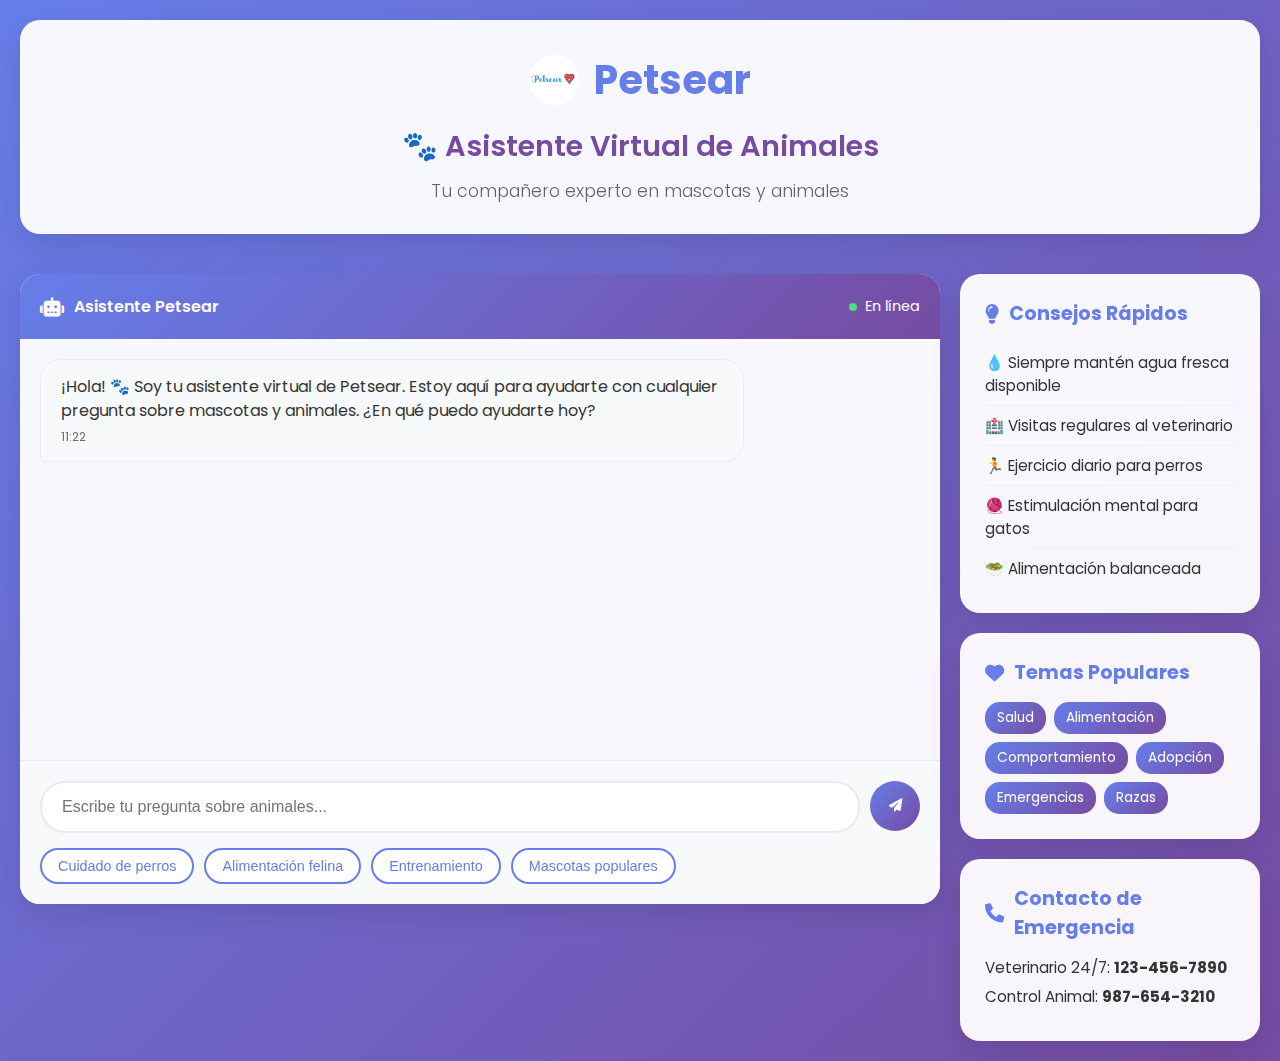
<file: chatbot-animales.html>
<!DOCTYPE html>
<html lang="es">
<head>
    <meta charset="UTF-8">
    <meta name="viewport" content="width=device-width, initial-scale=1.0">
    <title>🐾 Petsear - Asistente Virtual de Animales</title>
    <link rel="stylesheet" href="css/estilochatbot.css">
    <link href="https://fonts.googleapis.com/css2?family=Poppins:wght@300;400;500;600;700&display=swap" rel="stylesheet">
    <link rel="stylesheet" href="https://cdnjs.cloudflare.com/ajax/libs/font-awesome/6.0.0/css/all.min.css">
</head>
<body>
    <div class="container">
        <!-- Header -->
        <header class="header">
            <div class="logo">
                <img src="imagenes/Logo.jpg" alt="Petsear Logo" class="logo-img">
                <h1>Petsear</h1>
            </div>
            <h2>🐾 Asistente Virtual de Animales</h2>
            <p>Tu compañero experto en mascotas y animales</p>
        </header>

        <!-- Chat Container -->
        <div class="chat-container">
            <div class="chat-header">
                <div class="chat-info">
                    <i class="fas fa-robot"></i>
                    <span>Asistente Petsear</span>
                </div>
                <div class="chat-status">
                    <span class="status-dot"></span>
                    En línea
                </div>
            </div>

            <div class="chat-messages" id="chatMessages">
                <!-- Mensajes se agregarán dinámicamente -->
            </div>

            <div class="chat-input-container">
                <div class="input-wrapper">
                    <input type="text" id="messageInput" placeholder="Escribe tu pregunta sobre animales..." maxlength="500">
                    <button id="sendButton" class="send-btn">
                        <i class="fas fa-paper-plane"></i>
                    </button>
                </div>
                <div class="quick-questions">
                    <button class="quick-btn" onclick="askQuestion('¿Cómo cuidar a un perro?')">Cuidado de perros</button>
                    <button class="quick-btn" onclick="askQuestion('¿Qué comen los gatos?')">Alimentación felina</button>
                    <button class="quick-btn" onclick="askQuestion('¿Cómo entrenar a mi mascota?')">Entrenamiento</button>
                    <button class="quick-btn" onclick="askQuestion('¿Cuáles son las mascotas más populares?')">Mascotas populares</button>
                </div>
            </div>
        </div>

        <!-- Sidebar con información -->
        <div class="sidebar">
            <div class="sidebar-section">
                <h3><i class="fas fa-lightbulb"></i> Consejos Rápidos</h3>
                <ul class="tips-list">
                    <li>💧 Siempre mantén agua fresca disponible</li>
                    <li>🏥 Visitas regulares al veterinario</li>
                    <li>🏃 Ejercicio diario para perros</li>
                    <li>🧶 Estimulación mental para gatos</li>
                    <li>🥗 Alimentación balanceada</li>
                </ul>
            </div>

            <div class="sidebar-section">
                <h3><i class="fas fa-heart"></i> Temas Populares</h3>
                <div class="popular-topics">
                    <span class="topic-tag">Salud</span>
                    <span class="topic-tag">Alimentación</span>
                    <span class="topic-tag">Comportamiento</span>
                    <span class="topic-tag">Adopción</span>
                    <span class="topic-tag">Emergencias</span>
                    <span class="topic-tag">Razas</span>
                </div>
            </div>

            <div class="sidebar-section">
                <h3><i class="fas fa-phone"></i> Contacto de Emergencia</h3>
                <p>Veterinario 24/7: <strong>123-456-7890</strong></p>
                <p>Control Animal: <strong>987-654-3210</strong></p>
            </div>
        </div>
    </div>

    <!-- Loading indicator -->
    <div class="loading-indicator" id="loadingIndicator">
        <div class="loading-dots">
            <span></span>
            <span></span>
            <span></span>
        </div>
        <p>Asistente escribiendo...</p>
    </div>

    <script src="js/chatbot-animales.js"></script>
</body>
</html>
</file>
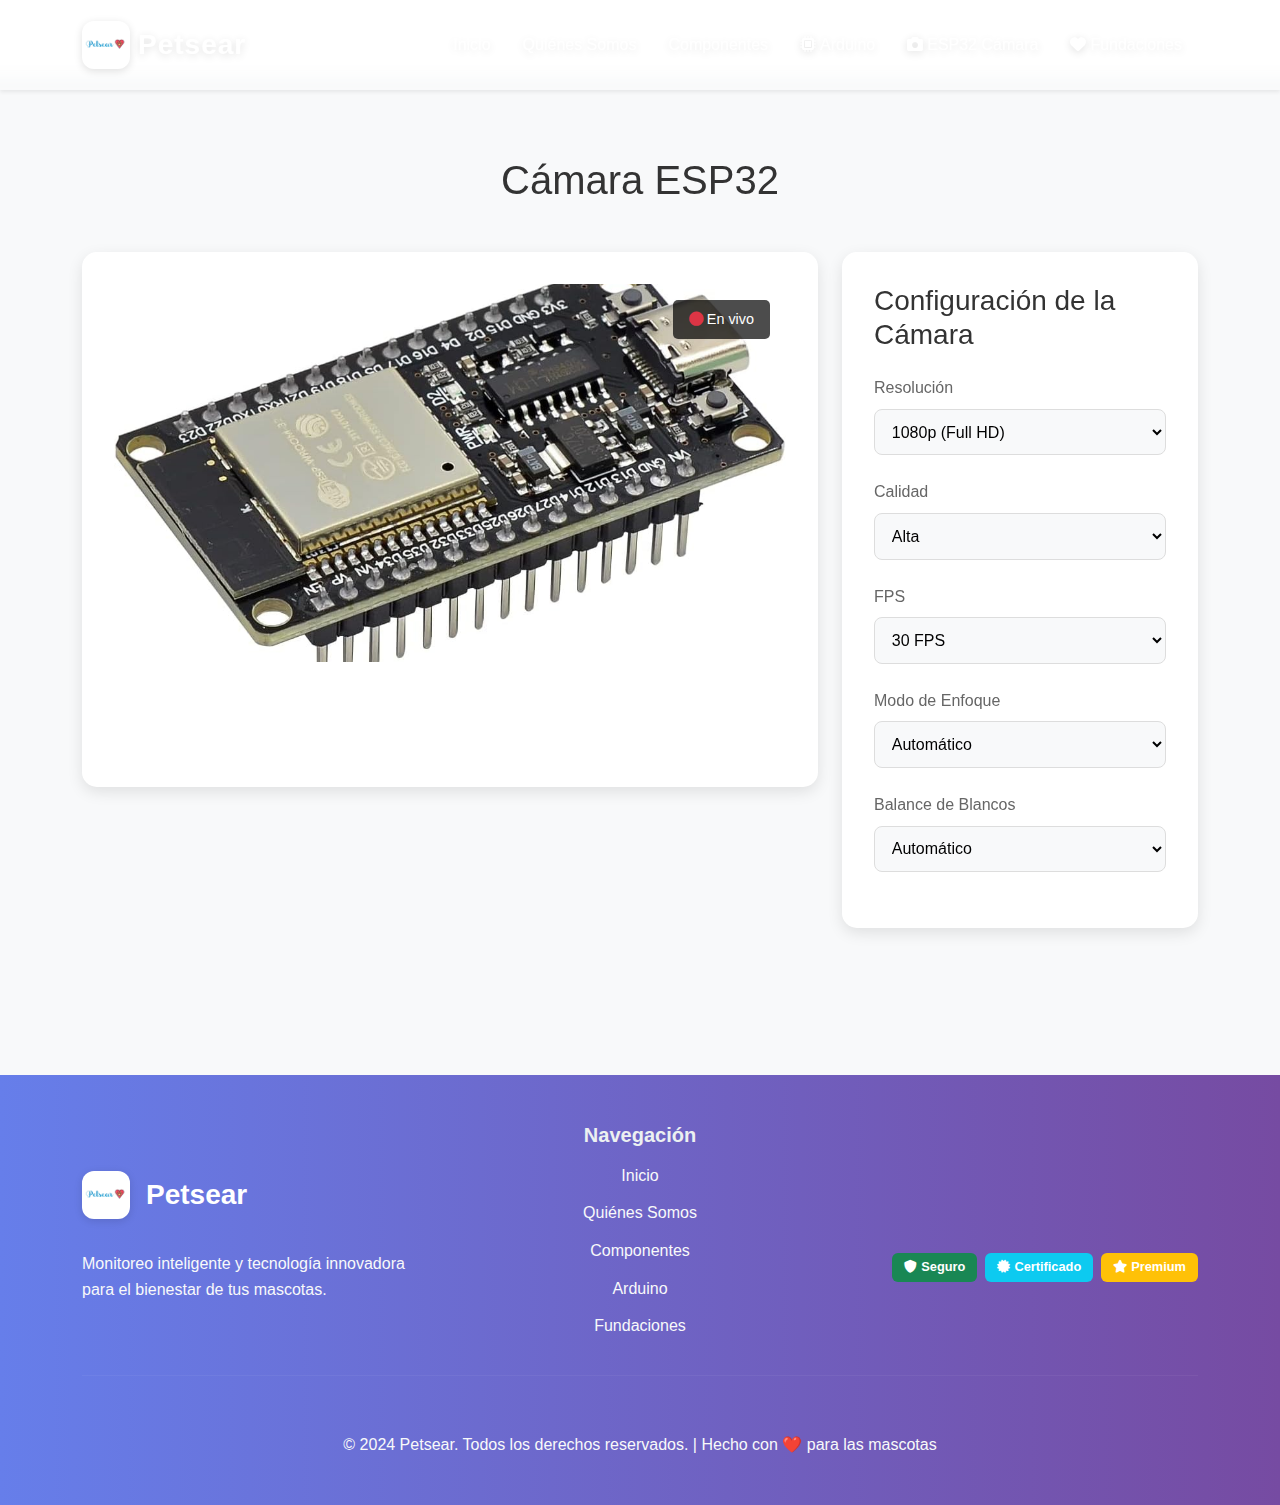
<file: esp32-camera.html>
<!DOCTYPE html>
<html lang="es">
<head>
    <meta charset="UTF-8">
    <meta name="viewport" content="width=device-width, initial-scale=1.0">
    <title>Cámara ESP32 - Petsear</title>
    <link href="https://cdn.jsdelivr.net/npm/bootstrap@5.1.3/dist/css/bootstrap.min.css" rel="stylesheet">
    <link rel="stylesheet" href="https://cdnjs.cloudflare.com/ajax/libs/font-awesome/6.0.0/css/all.min.css">
    <link href="https://unpkg.com/aos@2.3.1/dist/aos.css" rel="stylesheet">
    <link rel="stylesheet" href="css/estilodepaginainfor.css">
    <style>
        .camera-section {
            padding: 5rem 0;
            background: #f8f9fa;
            margin-top: 76px; /* Add margin for fixed navbar */
        }

        .stream-container {
            background: #fff;
            padding: 2rem;
            border-radius: 15px;
            box-shadow: 0 5px 15px rgba(0,0,0,0.1);
            margin-bottom: 2rem;
        }

        .camera-feed {
            width: 100%;
            aspect-ratio: 16/9;
            background: #000;
            border-radius: 10px;
            overflow: hidden;
            position: relative;
        }

        .camera-feed img {
            width: 100%;
            height: 100%;
            object-fit: cover;
        }

        .camera-overlay {
            position: absolute;
            top: 1rem;
            right: 1rem;
            background: rgba(0,0,0,0.7);
            color: #fff;
            padding: 0.5rem 1rem;
            border-radius: 5px;
            font-size: 0.9rem;
        }

        .camera-controls {
            display: flex;
            gap: 1rem;
            margin-top: 1rem;
        }

        .control-button {
            flex: 1;
            padding: 0.8rem;
            border: none;
            border-radius: 8px;
            background: var(--primary-color);
            color: #fff;
            cursor: pointer;
            transition: all 0.3s ease;
            display: flex;
            align-items: center;
            justify-content: center;
            gap: 0.5rem;
        }

        .control-button:hover {
            background: darken(var(--primary-color), 10%);
            transform: translateY(-2px);
        }

        .control-button.active {
            background: #dc3545;
        }

        .camera-settings {
            background: #fff;
            padding: 2rem;
            border-radius: 15px;
            box-shadow: 0 5px 15px rgba(0,0,0,0.1);
        }

        .setting-group {
            margin-bottom: 1.5rem;
        }

        .setting-group label {
            display: block;
            margin-bottom: 0.5rem;
            color: #666;
        }

        .setting-group select {
            width: 100%;
            padding: 0.8rem;
            border: 1px solid #ddd;
            border-radius: 8px;
            background: #f8f9fa;
        }

        .recording-indicator {
            display: none;
            align-items: center;
            gap: 0.5rem;
            color: #dc3545;
            margin-top: 1rem;
        }

        .recording-indicator.active {
            display: flex;
        }

        .recording-dot {
            width: 10px;
            height: 10px;
            background: #dc3545;
            border-radius: 50%;
            animation: blink 1s infinite;
        }

        @keyframes blink {
            0% { opacity: 1; }
            50% { opacity: 0; }
            100% { opacity: 1; }
        }

        .snapshot-gallery {
            display: grid;
            grid-template-columns: repeat(auto-fill, minmax(200px, 1fr));
            gap: 1rem;
            margin-top: 2rem;
        }

        .snapshot-item {
            position: relative;
            border-radius: 8px;
            overflow: hidden;
        }

        .snapshot-item img {
            width: 100%;
            aspect-ratio: 4/3;
            object-fit: cover;
        }

        .snapshot-info {
            position: absolute;
            bottom: 0;
            left: 0;
            right: 0;
            background: rgba(0,0,0,0.7);
            color: #fff;
            padding: 0.5rem;
            font-size: 0.8rem;
        }

        .navbar-blur {
            box-shadow: 0 2px 8px rgba(102,126,234,0.08);
            transition: background 0.3s, backdrop-filter 0.3s;
        }
        .navbar-blur.navbar-transparent {
            background: transparent !important;
            backdrop-filter: blur(8px);
        }
        .navbar-blur.navbar-colored {
            background: linear-gradient(90deg, #667eea 0%, #764ba2 100%) !important;
            backdrop-filter: blur(8px);
        }
        .navbar-blur .navbar-nav .nav-link,
        .navbar-blur .navbar-brand,
        .navbar-blur .navbar-toggler,
        .navbar-blur .navbar-toggler-icon {
            color: #fff !important;
            text-shadow: 0 2px 8px rgba(0,0,0,0.12);
        }
    </style>
</head>
<body>
    <!-- Navbar -->
    <nav class="navbar navbar-expand-lg navbar-dark fixed-top shadow-sm bg-gradient navbar-blur" style="background: transparent; transition: background 0.3s, backdrop-filter 0.3s; backdrop-filter: blur(8px);">
        <div class="container">
            <a class="navbar-brand d-flex align-items-center gap-2" href="Pagina con infor.html">
                <img src="imagenes/Logoremo.png" alt="Logo Petsear" style="height: 48px; width: 48px; border-radius: 12px; box-shadow: 0 2px 8px rgba(0,0,0,0.12); background: #fff; padding: 2px;">
                <span class="fw-bold fs-3" style="letter-spacing: 1px;">Petsear</span>
            </a>
            <button class="navbar-toggler" type="button" data-bs-toggle="collapse" data-bs-target="#navbarNav">
                <span class="navbar-toggler-icon"></span>
            </button>
            <div class="collapse navbar-collapse" id="navbarNav">
                <ul class="navbar-nav ms-auto">
                    <li class="nav-item">
                        <a class="nav-link" href="Pagina con infor.html">Inicio</a>
                    </li>
                    <li class="nav-item">
                        <a class="nav-link" href="Pagina con infor.html#quienes-somos">Quiénes Somos</a>
                    </li>
                    <li class="nav-item">
                        <a class="nav-link" href="Pagina con infor.html#componentes">Componentes</a>
                    </li>
                    <li class="nav-item">
                        <a class="nav-link" href="arduino-prototype.html">
                            <i class="fas fa-microchip me-1"></i>Arduino
                        </a>
                    </li>
                    <li class="nav-item">
                        <a class="nav-link active" href="esp32-camera.html">
                            <i class="fas fa-camera me-1"></i>ESP32 Cámara
                        </a>
                    </li>
                    <li class="nav-item">
                        <a class="nav-link" href="fundaciones-panama.html">
                            <i class="fas fa-heart me-1"></i>Fundaciones
                        </a>
                    </li>
                </ul>
            </div>
        </div>
    </nav>

    <!-- Camera Section -->
    <section class="camera-section">
        <div class="container">
            <h1 class="text-center mb-5" data-aos="fade-up">Cámara ESP32</h1>

            <div class="row">
                <div class="col-lg-8">
                    <!-- Stream Container -->
                    <div class="stream-container" data-aos="fade-up">
                        <div class="camera-feed" id="cameraFeedContainer">
                            <!-- Aquí irá el stream de la cámara real -->
                            <video id="cameraStream" autoplay playsinline muted style="width:100%;height:100%;object-fit:cover;display:none;"></video>
                            <img src="imagenes/esp32.jpg" alt="Cámara en vivo" id="cameraFeed" style="width:100%;height:100%;object-fit:cover;">
                            <div class="camera-overlay">
                                <i class="fas fa-circle text-danger"></i> En vivo
                            </div>
                        </div>
                        <div class="camera-controls">
                            <button class="control-button" id="startStream">
                                <i class="fas fa-play"></i> Iniciar
                            </button>
                            <button class="control-button" id="takeSnapshot">
                                <i class="fas fa-camera"></i> Captura
                            </button>
                            <button class="control-button" id="startRecording">
                                <i class="fas fa-video"></i> Grabar
                            </button>
                            <button class="control-button" id="toggleNightMode">
                                <i class="fas fa-moon"></i> Modo Nocturno
                            </button>
                        </div>
                        <div class="recording-indicator" id="recordingIndicator">
                            <div class="recording-dot"></div>
                            <span>Grabando...</span>
                        </div>
                    </div>

                    <!-- Snapshot Gallery -->
                    <div class="snapshot-gallery" data-aos="fade-up">
                        <div class="snapshot-item">
                            <img src="imagenes/perroacostado.jpg" alt="Captura 1">
                            <div class="snapshot-info">
                                12:30 PM - 15/03/2024
                            </div>
                        </div>
                        <div class="snapshot-item">
                            <img src="imagenes/dogcats.jpg" alt="Captura 2">
                            <div class="snapshot-info">
                                12:45 PM - 15/03/2024
                            </div>
                        </div>
                        <div class="snapshot-item">
                            <img src="imagenes/chicalindacats.jpg" alt="Captura 3">
                            <div class="snapshot-info">
                                01:00 PM - 15/03/2024
                            </div>
                        </div>
                    </div>
                </div>

                <div class="col-lg-4">
                    <!-- Camera Settings -->
                    <div class="camera-settings" data-aos="fade-up">
                        <h3 class="mb-4">Configuración de la Cámara</h3>
                        
                        <div class="setting-group">
                            <label>Resolución</label>
                            <select id="resolution">
                                <option value="1080p">1080p (Full HD)</option>
                                <option value="720p">720p (HD)</option>
                                <option value="480p">480p (SD)</option>
                            </select>
                        </div>

                        <div class="setting-group">
                            <label>Calidad</label>
                            <select id="quality">
                                <option value="high">Alta</option>
                                <option value="medium">Media</option>
                                <option value="low">Baja</option>
                            </select>
                        </div>

                        <div class="setting-group">
                            <label>FPS</label>
                            <select id="fps">
                                <option value="30">30 FPS</option>
                                <option value="24">24 FPS</option>
                                <option value="15">15 FPS</option>
                            </select>
                        </div>

                        <div class="setting-group">
                            <label>Modo de Enfoque</label>
                            <select id="focusMode">
                                <option value="auto">Automático</option>
                                <option value="manual">Manual</option>
                                <option value="continuous">Continuo</option>
                            </select>
                        </div>

                        <div class="setting-group">
                            <label>Balance de Blancos</label>
                            <select id="whiteBalance">
                                <option value="auto">Automático</option>
                                <option value="sunny">Soleado</option>
                                <option value="cloudy">Nublado</option>
                                <option value="night">Nocturno</option>
                            </select>
                        </div>
                    </div>
                </div>
            </div>
        </div>
    </section>

    <!-- Footer -->
    <footer class="footer-modern py-5" style="background: linear-gradient(90deg, #667eea 0%, #764ba2 100%); color: #fff;">
        <div class="container">
            <div class="row g-4 align-items-center">
                <div class="col-lg-4 col-md-6 text-center text-lg-start mb-4 mb-lg-0">
                    <div class="footer-brand d-flex align-items-center justify-content-center justify-content-lg-start gap-3">
                        <img src="imagenes/Logoremo.png" alt="Petsear Logo" class="footer-logo" style="height: 48px; width: 48px; border-radius: 12px; background: #fff; padding: 2px; box-shadow: 0 2px 8px rgba(0,0,0,0.12);">
                        <h3 class="fw-bold mb-0">Petsear</h3>
                    </div>
                    <p class="text-light mt-3 mb-0">
                        Monitoreo inteligente y tecnología innovadora para el bienestar de tus mascotas.
                    </p>
                </div>
                <div class="col-lg-4 col-md-6 text-center mb-4 mb-lg-0">
                    <div class="footer-section">
                        <h5 class="fw-bold mb-3">Navegación</h5>
                        <ul class="footer-links list-unstyled mb-0">
                            <li><a href="Pagina con infor.html" class="text-light">Inicio</a></li>
                            <li><a href="Pagina con infor.html#quienes-somos" class="text-light">Quiénes Somos</a></li>
                            <li><a href="Pagina con infor.html#componentes" class="text-light">Componentes</a></li>
                            <li><a href="arduino-prototype.html" class="text-light">Arduino</a></li>
                            <li><a href="fundaciones-panama.html" class="text-light">Fundaciones</a></li>
                        </ul>
                    </div>
                </div>
                <div class="col-lg-4 col-md-12 text-center text-lg-end">
                    <div class="social-links-footer d-flex justify-content-center justify-content-lg-end gap-3 mb-3" data-aos="fade-left">
                        <a href="#" class="social-link-footer" title="Facebook"><i class="fab fa-facebook-f fa-lg"></i></a>
                        <a href="#" class="social-link-footer" title="Twitter"><i class="fab fa-twitter fa-lg"></i></a>
                        <a href="#" class="social-link-footer" title="Instagram"><i class="fab fa-instagram fa-lg"></i></a>
                        <a href="#" class="social-link-footer" title="LinkedIn"><i class="fab fa-linkedin-in fa-lg"></i></a>
                        <a href="#" class="social-link-footer" title="YouTube"><i class="fab fa-youtube fa-lg"></i></a>
                    </div>
                    <div class="footer-badges d-flex justify-content-center justify-content-lg-end gap-2">
                        <span class="badge bg-success"><i class="fas fa-shield-alt me-1"></i>Seguro</span>
                        <span class="badge bg-info"><i class="fas fa-certificate me-1"></i>Certificado</span>
                        <span class="badge bg-warning"><i class="fas fa-star me-1"></i>Premium</span>
                    </div>
                </div>
            </div>
            <hr class="footer-divider my-4" style="border-color: rgba(255,255,255,0.2);">
            <div class="footer-bottom text-center">
                <p class="mb-0 text-light">&copy; 2024 Petsear. Todos los derechos reservados. | Hecho con <span style="color: #ffb6b6;">❤️</span> para las mascotas</p>
            </div>
        </div>
    </footer>
    <button class="back-to-top-modern" id="backToTop" style="position: fixed; bottom: 32px; right: 32px; z-index: 999; background: linear-gradient(135deg, #667eea 0%, #764ba2 100%); color: #fff; border: none; border-radius: 50%; width: 48px; height: 48px; display: flex; align-items: center; justify-content: center; box-shadow: 0 4px 16px rgba(102,126,234,0.2); font-size: 1.5rem; cursor: pointer; display: none;"><i class="fas fa-arrow-up"></i></button>

    <!-- Scripts -->
    <script src="https://cdn.jsdelivr.net/npm/bootstrap@5.1.3/dist/js/bootstrap.bundle.min.js"></script>
    <script src="https://unpkg.com/aos@2.3.1/dist/aos.js"></script>
    <script>
        // Initialize AOS
        AOS.init({
            duration: 1000,
            once: true
        });
        // Navbar background on scroll
        function updateNavbarColor() {
            const navbar = document.querySelector('.navbar-blur');
            if (!navbar) return;
            if (window.scrollY > 60) {
                navbar.classList.add('navbar-colored');
                navbar.classList.remove('navbar-transparent');
            } else {
                navbar.classList.add('navbar-transparent');
                navbar.classList.remove('navbar-colored');
            }
        }
        window.addEventListener('scroll', updateNavbarColor);
        document.addEventListener('DOMContentLoaded', updateNavbarColor);
        // Back to Top button
        const backToTop = document.getElementById('backToTop');
        window.addEventListener('scroll', function() {
            if (window.scrollY > 200) {
                backToTop.style.display = 'flex';
            } else {
                backToTop.style.display = 'none';
            }
        });
        backToTop.addEventListener('click', function() {
            window.scrollTo({ top: 0, behavior: 'smooth' });
        });
    </script>
</body>
</html>
</file>
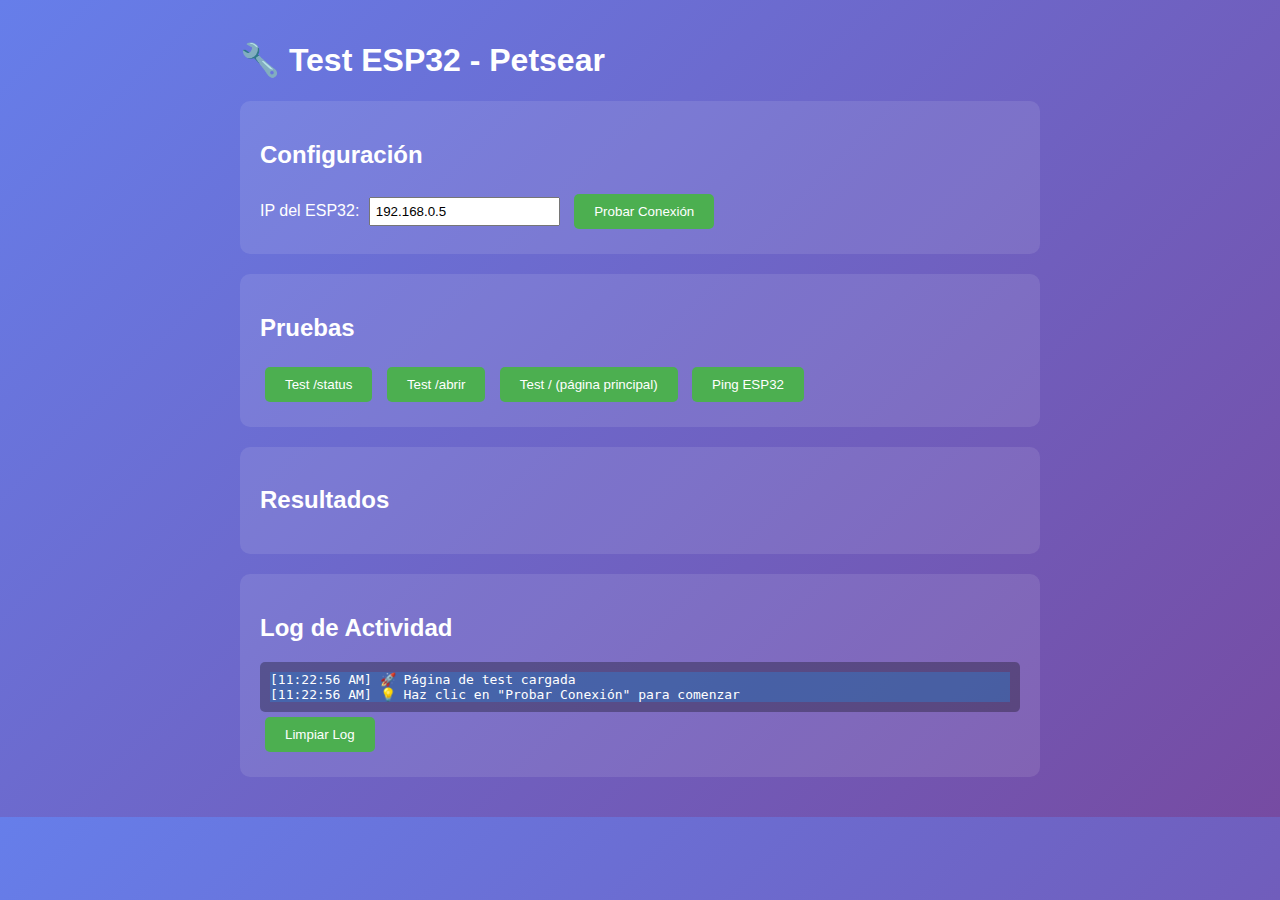
<file: test_esp32.html>
<!DOCTYPE html>
<html lang="es">
<head>
    <meta charset="UTF-8">
    <meta name="viewport" content="width=device-width, initial-scale=1.0">
    <title>Test ESP32 - Petsear</title>
    <style>
        body {
            font-family: Arial, sans-serif;
            max-width: 800px;
            margin: 0 auto;
            padding: 20px;
            background: linear-gradient(135deg, #667eea 0%, #764ba2 100%);
            color: white;
        }
        .test-section {
            background: rgba(255,255,255,0.1);
            padding: 20px;
            margin: 20px 0;
            border-radius: 10px;
        }
        .btn {
            background: #4CAF50;
            color: white;
            padding: 10px 20px;
            border: none;
            border-radius: 5px;
            cursor: pointer;
            margin: 5px;
        }
        .btn:hover {
            background: #45a049;
        }
        .status {
            padding: 10px;
            margin: 10px 0;
            border-radius: 5px;
        }
        .success { background: rgba(76, 175, 80, 0.3); }
        .error { background: rgba(244, 67, 54, 0.3); }
        .info { background: rgba(33, 150, 243, 0.3); }
        .log {
            background: rgba(0,0,0,0.3);
            padding: 10px;
            border-radius: 5px;
            font-family: monospace;
            max-height: 300px;
            overflow-y: auto;
        }
    </style>
</head>
<body>
    <h1>🔧 Test ESP32 - Petsear</h1>
    
    <div class="test-section">
        <h2>Configuración</h2>
        <label>IP del ESP32:</label>
        <input type="text" id="esp32IP" value="192.168.0.5" style="padding: 5px; margin: 5px;">
        <button class="btn" onclick="testConnection()">Probar Conexión</button>
    </div>

    <div class="test-section">
        <h2>Pruebas</h2>
        <button class="btn" onclick="testStatus()">Test /status</button>
        <button class="btn" onclick="testAbrir()">Test /abrir</button>
        <button class="btn" onclick="testRoot()">Test / (página principal)</button>
        <button class="btn" onclick="pingESP32()">Ping ESP32</button>
    </div>

    <div class="test-section">
        <h2>Resultados</h2>
        <div id="results"></div>
    </div>

    <div class="test-section">
        <h2>Log de Actividad</h2>
        <div id="log" class="log"></div>
        <button class="btn" onclick="clearLog()">Limpiar Log</button>
    </div>

    <script>
        function log(message, type = 'info') {
            const logDiv = document.getElementById('log');
            const timestamp = new Date().toLocaleTimeString();
            const logEntry = document.createElement('div');
            logEntry.innerHTML = `[${timestamp}] ${message}`;
            logEntry.className = type;
            logDiv.appendChild(logEntry);
            logDiv.scrollTop = logDiv.scrollHeight;
        }

        function clearLog() {
            document.getElementById('log').innerHTML = '';
        }

        function showResult(message, type = 'info') {
            const resultsDiv = document.getElementById('results');
            const resultDiv = document.createElement('div');
            resultDiv.className = `status ${type}`;
            resultDiv.innerHTML = message;
            resultsDiv.appendChild(resultDiv);
        }

        function clearResults() {
            document.getElementById('results').innerHTML = '';
        }

        async function testConnection() {
            clearResults();
            const ip = document.getElementById('esp32IP').value;
            log(`🔍 Probando conexión a ${ip}...`);
            
            try {
                const response = await fetch(`http://${ip}/status`, {
                    method: 'GET',
                    timeout: 5000
                });
                
                if (response.ok) {
                    const data = await response.json();
                    log(`✅ Conexión exitosa a ${ip}`, 'success');
                    showResult(`✅ ESP32 encontrado en ${ip}<br>Estado: ${JSON.stringify(data, null, 2)}`, 'success');
                } else {
                    log(`❌ Error HTTP: ${response.status}`, 'error');
                    showResult(`❌ Error HTTP: ${response.status}`, 'error');
                }
            } catch (error) {
                log(`❌ Error de conexión: ${error.message}`, 'error');
                showResult(`❌ Error de conexión: ${error.message}`, 'error');
            }
        }

        async function testStatus() {
            const ip = document.getElementById('esp32IP').value;
            log(`📊 Probando endpoint /status en ${ip}...`);
            
            try {
                const response = await fetch(`http://${ip}/status`, {
                    method: 'GET',
                    timeout: 5000
                });
                
                if (response.ok) {
                    const data = await response.json();
                    log(`✅ /status responde correctamente`, 'success');
                    showResult(`✅ /status OK<br>Datos: ${JSON.stringify(data, null, 2)}`, 'success');
                } else {
                    log(`❌ /status error: ${response.status}`, 'error');
                    showResult(`❌ /status error: ${response.status}`, 'error');
                }
            } catch (error) {
                log(`❌ /status error: ${error.message}`, 'error');
                showResult(`❌ /status error: ${error.message}`, 'error');
            }
        }

        async function testAbrir() {
            const ip = document.getElementById('esp32IP').value;
            log(`🚪 Probando endpoint /abrir en ${ip}...`);
            
            try {
                const response = await fetch(`http://${ip}/abrir`, {
                    method: 'GET',
                    timeout: 10000
                });
                
                if (response.ok) {
                    const data = await response.json();
                    log(`✅ /abrir responde correctamente`, 'success');
                    showResult(`✅ /abrir OK<br>Respuesta: ${JSON.stringify(data, null, 2)}`, 'success');
                } else {
                    log(`❌ /abrir error: ${response.status}`, 'error');
                    showResult(`❌ /abrir error: ${response.status}`, 'error');
                }
            } catch (error) {
                log(`❌ /abrir error: ${error.message}`, 'error');
                showResult(`❌ /abrir error: ${error.message}`, 'error');
            }
        }

        async function testRoot() {
            const ip = document.getElementById('esp32IP').value;
            log(`🏠 Probando página principal en ${ip}...`);
            
            try {
                const response = await fetch(`http://${ip}/`, {
                    method: 'GET',
                    timeout: 5000
                });
                
                if (response.ok) {
                    const html = await response.text();
                    log(`✅ Página principal responde correctamente`, 'success');
                    showResult(`✅ Página principal OK<br>Longitud HTML: ${html.length} caracteres`, 'success');
                } else {
                    log(`❌ Página principal error: ${response.status}`, 'error');
                    showResult(`❌ Página principal error: ${response.status}`, 'error');
                }
            } catch (error) {
                log(`❌ Página principal error: ${error.message}`, 'error');
                showResult(`❌ Página principal error: ${error.message}`, 'error');
            }
        }

        async function pingESP32() {
            const ip = document.getElementById('esp32IP').value;
            log(`🏓 Haciendo ping a ${ip}...`);
            
            // Simular ping con fetch
            try {
                const startTime = Date.now();
                const response = await fetch(`http://${ip}/status`, {
                    method: 'GET',
                    timeout: 3000
                });
                const endTime = Date.now();
                const latency = endTime - startTime;
                
                if (response.ok) {
                    log(`✅ Ping exitoso - Latencia: ${latency}ms`, 'success');
                    showResult(`✅ Ping exitoso<br>Latencia: ${latency}ms`, 'success');
                } else {
                    log(`⚠️ Ping con error HTTP: ${response.status}`, 'error');
                    showResult(`⚠️ Ping con error HTTP: ${response.status}`, 'error');
                }
            } catch (error) {
                log(`❌ Ping fallido: ${error.message}`, 'error');
                showResult(`❌ Ping fallido: ${error.message}`, 'error');
            }
        }

        // Auto-test al cargar la página
        window.onload = function() {
            log('🚀 Página de test cargada');
            log('💡 Haz clic en "Probar Conexión" para comenzar');
        };
    </script>
</body>
</html>
</file>
<file: css/estilodepaginainfor.css>
/* Estilos base y configuración */
* {
    margin: 0;
    padding: 0;
    box-sizing: border-box;
}

body {
    font-family: 'Poppins', sans-serif;
    line-height: 1.6;
    color: #333;
}

/* Navbar y Header */
.navbar {
    transition: all 0.3s ease;
    padding: 1rem 0;
}

.navbar-brand {
    font-weight: 700;
    font-size: 1.5rem;
}

.navbar-nav .nav-link {
    font-weight: 500;
    margin: 0 0.5rem;
    transition: color 0.3s ease;
}

.navbar-nav .nav-link:hover {
    color: #fff !important;
}

.navbar-scrolled {
    background: rgba(102,126,234,0.95) !important;
    backdrop-filter: blur(10px);
    box-shadow: 0 4px 20px rgba(0,0,0,0.1);
}

/* Hero Section y Carrusel */
.hero-section {
    margin-top: 76px;
}

.carousel-item {
    height: 100vh;
    min-height: 600px;
}

.carousel-item img {
    object-fit: cover;
    height: 100%;
}

.carousel-caption {
    background: rgba(30, 30, 60, 0.45);
    border-radius: 1.5rem;
    padding: 2rem 2.5rem;
    box-shadow: 0 4px 32px rgba(0,0,0,0.12);
    backdrop-filter: blur(2px);
}

.carousel-caption h1 {
    font-size: 3.5rem;
    font-weight: 700;
    margin-bottom: 1rem;
}

.carousel-caption p {
    font-size: 1.2rem;
    margin-bottom: 2rem;
}

/* Botones con gradiente */
.btn-gradient {
    background: linear-gradient(90deg, #667eea 0%, #764ba2 100%);
    color: #fff;
    border: none;
    transition: box-shadow 0.3s, transform 0.2s;
}

.btn-gradient:hover {
    box-shadow: 0 8px 32px rgba(102,126,234,0.25);
    transform: translateY(-2px) scale(1.04);
    color: #fff;
}

/* Features Section */
.features-section {
    background: linear-gradient(135deg, #f8f9fa 0%, #e9ecef 100%);
}

.features-section i {
    color: #667eea;
}

/* Quiénes Somos Section */
.about-section {
    background: linear-gradient(135deg, #f8f9fa 0%, #e9ecef 100%);
    position: relative;
}

.about-section::before {
    content: '';
    position: absolute;
    top: 0;
    left: 0;
    right: 0;
    bottom: 0;
    background: url('data:image/svg+xml,<svg xmlns="http://www.w3.org/2000/svg" viewBox="0 0 100 100"><defs><pattern id="grain" width="100" height="100" patternUnits="userSpaceOnUse"><circle cx="25" cy="25" r="1" fill="%23e9ecef" opacity="0.1"/><circle cx="75" cy="75" r="1" fill="%23e9ecef" opacity="0.1"/></pattern></defs><rect width="100" height="100" fill="url(%23grain)"/></svg>');
    pointer-events: none;
}

.about-image-container {
    position: relative;
}

.floating-card {
    position: absolute;
    bottom: -20px;
    right: -20px;
    background: white;
    padding: 1rem;
    border-radius: 1rem;
    box-shadow: 0 8px 32px rgba(0,0,0,0.1);
    backdrop-filter: blur(10px);
}

.avatar-group {
    display: flex;
    align-items: center;
}

.avatar {
    width: 40px;
    height: 40px;
    border-radius: 50%;
    border: 3px solid white;
    margin-left: -10px;
    object-fit: cover;
}

.avatar:first-child {
    margin-left: 0;
}

.value-card {
    background: white;
    border-radius: 1.5rem;
    box-shadow: 0 4px 20px rgba(0,0,0,0.08);
    transition: transform 0.3s, box-shadow 0.3s;
    border: 1px solid rgba(102,126,234,0.1);
}

.value-card:hover {
    transform: translateY(-8px);
    box-shadow: 0 12px 40px rgba(102,126,234,0.15);
}

.value-icon {
    width: 80px;
    height: 80px;
    background: linear-gradient(135deg, #667eea 0%, #764ba2 100%);
    border-radius: 50%;
    display: flex;
    align-items: center;
    justify-content: center;
    margin: 0 auto;
    color: white;
    font-size: 2rem;
    box-shadow: 0 8px 24px rgba(102,126,234,0.3);
}

/* Componentes Section */
.components-section {
    background: linear-gradient(135deg, #ffffff 0%, #f8f9fa 100%);
}

.component-card-modern {
    background: white;
    border-radius: 1.5rem;
    box-shadow: 0 8px 32px rgba(0,0,0,0.08);
    overflow: hidden;
    transition: all 0.3s ease;
    border: 1px solid rgba(102,126,234,0.1);
    height: 100%;
}

.component-card-modern:hover {
    transform: translateY(-8px);
    box-shadow: 0 16px 48px rgba(102,126,234,0.15);
}

.card-header-modern {
    background: linear-gradient(135deg, #667eea 0%, #764ba2 100%);
    color: white;
    padding: 1.5rem;
    display: flex;
    align-items: center;
    gap: 1rem;
}

.component-icon {
    width: 60px;
    height: 60px;
    background: rgba(255,255,255,0.2);
    border-radius: 50%;
    display: flex;
    align-items: center;
    justify-content: center;
    font-size: 1.5rem;
    backdrop-filter: blur(10px);
}

.component-title {
    margin: 0;
    font-weight: 600;
    font-size: 1.25rem;
}

.card-body-modern {
    padding: 1.5rem;
}

.component-image {
    width: 100%;
    height: 200px;
    object-fit: cover;
    border-radius: 1rem;
    margin-bottom: 1rem;
}

.component-description {
    color: #6c757d;
    line-height: 1.6;
    margin-bottom: 1rem;
}

.component-features {
    display: flex;
    flex-wrap: wrap;
    gap: 0.5rem;
}

.feature-tag {
    background: linear-gradient(135deg, #667eea 0%, #764ba2 100%);
    color: white;
    padding: 6px 12px;
    border-radius: 15px;
    font-size: 0.85rem;
    cursor: pointer;
    transition: transform 0.2s ease;
}

.feature-tag:hover {
    transform: scale(1.05);
}

/* FAQ Section */
.faq-section {
    background: linear-gradient(135deg, #f8f9fa 0%, #e9ecef 100%);
}

.custom-accordion .accordion-item {
    border: none;
    margin-bottom: 1rem;
    border-radius: 1rem;
    overflow: hidden;
    box-shadow: 0 4px 20px rgba(0,0,0,0.08);
    background: white;
}

.custom-accordion .accordion-button {
    background: linear-gradient(135deg, #667eea 0%, #764ba2 100%);
    color: white;
    border: none;
    padding: 1.5rem;
    font-weight: 600;
    font-size: 1.1rem;
}

.custom-accordion .accordion-button:not(.collapsed) {
    background: linear-gradient(135deg, #764ba2 0%, #667eea 100%);
    color: white;
    box-shadow: none;
}

.custom-accordion .accordion-button:focus {
    box-shadow: none;
    border: none;
}

.custom-accordion .accordion-button::after {
    background-image: url("data:image/svg+xml,%3csvg xmlns='http://www.w3.org/2000/svg' viewBox='0 0 16 16' fill='%23fff'%3e%3cpath fill-rule='evenodd' d='M1.646 4.646a.5.5 0 0 1 .708 0L8 10.293l5.646-5.647a.5.5 0 0 1 .708.708l-6 6a.5.5 0 0 1-.708 0l-6-6a.5.5 0 0 1 0-.708z'/%3e%3c/svg%3e");
}

.custom-accordion .accordion-body {
    padding: 2rem;
    background: white;
    color: #6c757d;
    line-height: 1.6;
}

.custom-accordion .accordion-body ul {
    margin-top: 1rem;
    padding-left: 1.5rem;
}

.custom-accordion .accordion-body li {
    margin-bottom: 0.5rem;
}

.custom-accordion .accordion-body strong {
    color: #667eea;
}

/* Contact Section */
.contact-section {
    background: linear-gradient(135deg, #ffffff 0%, #f8f9fa 100%);
}

.contact-info-modern {
    background: white;
    padding: 2.5rem;
    border-radius: 1.5rem;
    box-shadow: 0 8px 32px rgba(0,0,0,0.08);
    height: 100%;
}

.contact-item {
    display: flex;
    align-items: flex-start;
    gap: 1rem;
    margin-bottom: 2rem;
    padding: 1rem;
    border-radius: 1rem;
    transition: all 0.3s ease;
}

.contact-item:hover {
    background: rgba(102,126,234,0.05);
    transform: translateX(5px);
}

.contact-icon {
    width: 60px;
    height: 60px;
    background: linear-gradient(135deg, #667eea 0%, #764ba2 100%);
    border-radius: 50%;
    display: flex;
    align-items: center;
    justify-content: center;
    color: white;
    font-size: 1.5rem;
    flex-shrink: 0;
}

.contact-details h5 {
    color: #333;
    margin-bottom: 0.5rem;
}

.contact-details p {
    margin-bottom: 0;
    color: #6c757d;
}

.social-links-modern {
    border-top: 1px solid #e9ecef;
    padding-top: 2rem;
}

.social-icons {
    display: flex;
    gap: 1rem;
}

.social-icon {
    width: 50px;
    height: 50px;
    background: linear-gradient(135deg, #667eea 0%, #764ba2 100%);
    border-radius: 50%;
    display: flex;
    align-items: center;
    justify-content: center;
    color: white;
    text-decoration: none;
    transition: all 0.3s ease;
}

.social-icon:hover {
    transform: translateY(-3px);
    box-shadow: 0 8px 24px rgba(102,126,234,0.3);
    color: white;
}

.contact-form-modern {
    background: white;
    padding: 2.5rem;
    border-radius: 1.5rem;
    box-shadow: 0 8px 32px rgba(0,0,0,0.08);
    height: 100%;
}

.form-floating {
    margin-bottom: 1rem;
}

.form-control, .form-select {
    border: 2px solid #e9ecef;
    border-radius: 1rem;
    padding: 1rem;
    transition: all 0.3s ease;
}

.form-control:focus, .form-select:focus {
    border-color: #667eea;
    box-shadow: 0 0 0 0.2rem rgba(102,126,234,0.25);
}

.form-floating label {
    padding: 1rem;
    color: #6c757d;
}

.map-container {
    background: white;
    padding: 2rem;
    border-radius: 1.5rem;
    box-shadow: 0 8px 32px rgba(0,0,0,0.08);
}

.map-wrapper {
    border-radius: 1rem;
    overflow: hidden;
    box-shadow: 0 4px 20px rgba(0,0,0,0.1);
}

/* Explora Petsear Section */
.quick-nav-section {
    background: linear-gradient(135deg, #f8f9fa 0%, #e9ecef 100%);
}

.explore-card {
    background: white;
    border-radius: 1.5rem;
    overflow: hidden;
    box-shadow: 0 8px 32px rgba(0,0,0,0.08);
    transition: all 0.3s ease;
    height: 100%;
    position: relative;
}

.explore-card:hover {
    transform: translateY(-12px);
    box-shadow: 0 20px 60px rgba(102,126,234,0.15);
}

.card-image {
    position: relative;
    height: 200px;
    overflow: hidden;
}

.card-image img {
    width: 100%;
    height: 100%;
    object-fit: cover;
    transition: transform 0.3s ease;
}

.explore-card:hover .card-image img {
    transform: scale(1.1);
}

.card-overlay {
    position: absolute;
    top: 0;
    left: 0;
    right: 0;
    bottom: 0;
    background: linear-gradient(135deg, rgba(102,126,234,0.8) 0%, rgba(118,75,162,0.8) 100%);
    display: flex;
    align-items: center;
    justify-content: center;
    opacity: 0;
    transition: opacity 0.3s ease;
}

.explore-card:hover .card-overlay {
    opacity: 1;
}

.card-overlay i {
    font-size: 3rem;
    color: white;
}

.card-content {
    padding: 2rem;
    position: relative;
}

.card-icon {
    position: absolute;
    top: -30px;
    left: 2rem;
    width: 60px;
    height: 60px;
    background: linear-gradient(135deg, #667eea 0%, #764ba2 100%);
    border-radius: 50%;
    display: flex;
    align-items: center;
    justify-content: center;
    color: white;
    font-size: 1.5rem;
    box-shadow: 0 8px 24px rgba(102,126,234,0.3);
}

.card-title {
    margin-top: 1rem;
    font-weight: 700;
    color: #333;
    margin-bottom: 1rem;
}

.card-description {
    color: #6c757d;
    line-height: 1.6;
    margin-bottom: 1.5rem;
}

.card-features {
    display: flex;
    flex-wrap: wrap;
    gap: 0.5rem;
    margin-bottom: 1.5rem;
}

.feature-badge {
    background: rgba(102,126,234,0.1);
    color: #667eea;
    padding: 0.25rem 0.75rem;
    border-radius: 1rem;
    font-size: 0.8rem;
    font-weight: 500;
}

.explore-btn {
    display: flex;
    align-items: center;
    justify-content: space-between;
    background: linear-gradient(135deg, #667eea 0%, #764ba2 100%);
    color: white;
    text-decoration: none;
    padding: 1rem 1.5rem;
    border-radius: 1rem;
    font-weight: 600;
    transition: all 0.3s ease;
}

.explore-btn:hover {
    transform: translateX(5px);
    box-shadow: 0 8px 24px rgba(102,126,234,0.3);
    color: white;
}

.explore-btn i {
    transition: transform 0.3s ease;
}

.explore-btn:hover i {
    transform: translateX(5px);
}

/* Newsletter Section */
.newsletter-section {
    background: linear-gradient(135deg, #667eea 0%, #764ba2 100%);
    color: white;
    position: relative;
    overflow: hidden;
}

.newsletter-section::before {
    content: '';
    position: absolute;
    top: 0;
    left: 0;
    right: 0;
    bottom: 0;
    background: url('data:image/svg+xml,<svg xmlns="http://www.w3.org/2000/svg" viewBox="0 0 100 100"><defs><pattern id="newsletter-pattern" width="100" height="100" patternUnits="userSpaceOnUse"><circle cx="25" cy="25" r="2" fill="rgba(255,255,255,0.1)"/><circle cx="75" cy="75" r="2" fill="rgba(255,255,255,0.1)"/></pattern></defs><rect width="100" height="100" fill="url(%23newsletter-pattern)"/></svg>');
    pointer-events: none;
}

.newsletter-container {
    position: relative;
    z-index: 1;
}

.newsletter-features {
    display: flex;
    flex-direction: column;
    gap: 0.75rem;
}

.feature-item {
    display: flex;
    align-items: center;
    gap: 0.75rem;
}

.newsletter-form-container {
    display: flex;
    justify-content: center;
}

.newsletter-card {
    background: white;
    padding: 2.5rem;
    border-radius: 1.5rem;
    box-shadow: 0 16px 48px rgba(0,0,0,0.15);
    width: 100%;
    max-width: 400px;
    color: #333;
}

.input-group-text {
    background: linear-gradient(135deg, #667eea 0%, #764ba2 100%);
    color: white;
    border: none;
}

/* Footer */
.footer-modern {
    background: linear-gradient(135deg, #2c3e50 0%, #34495e 100%);
    color: white;
}

.footer-brand {
    margin-bottom: 2rem;
}

.brand-info {
    display: flex;
    align-items: center;
    gap: 1rem;
}

.footer-logo {
    width: 50px;
    height: 50px;
    border-radius: 12px;
    background: white;
    padding: 4px;
}

.social-links-footer {
    display: flex;
    gap: 1rem;
}

.social-link-footer {
    width: 45px;
    height: 45px;
    background: rgba(255,255,255,0.1);
    border-radius: 50%;
    display: flex;
    align-items: center;
    justify-content: center;
    color: white;
    text-decoration: none;
    transition: all 0.3s ease;
}

.social-link-footer:hover {
    background: linear-gradient(135deg, #667eea 0%, #764ba2 100%);
    transform: translateY(-3px);
    color: white;
}

.footer-section h5 {
    color: #ecf0f1;
    margin-bottom: 1.5rem;
}

.footer-links {
    list-style: none;
    padding: 0;
    margin: 0;
}

.footer-links li {
    margin-bottom: 0.75rem;
}

.footer-links a {
    color: #bdc3c7;
    text-decoration: none;
    transition: color 0.3s ease;
    position: relative;
}

.footer-links a:hover {
    color: #667eea;
}

.footer-links a::after {
    content: '';
    position: absolute;
    width: 0;
    height: 2px;
    bottom: -2px;
    left: 0;
    background: linear-gradient(135deg, #667eea 0%, #764ba2 100%);
    transition: width 0.3s ease;
}

.footer-links a:hover::after {
    width: 100%;
}

.footer-divider {
    border-color: rgba(255,255,255,0.1);
    margin: 3rem 0 2rem 0;
}

.footer-bottom {
    padding-top: 2rem;
}

.footer-badges .badge {
    font-size: 0.8rem;
    padding: 0.5rem 0.75rem;
}

/* Back to Top Button */
.back-to-top-modern {
    position: fixed;
    bottom: 30px;
    right: 30px;
    width: 60px;
    height: 60px;
    background: linear-gradient(135deg, #667eea 0%, #764ba2 100%);
    color: white;
    border: none;
    border-radius: 50%;
    cursor: pointer;
    opacity: 0;
    visibility: hidden;
    transform: translateY(20px);
    transition: all 0.3s ease;
    box-shadow: 0 8px 32px rgba(102,126,234,0.3);
    z-index: 1000;
    display: flex;
    align-items: center;
    justify-content: center;
    font-size: 1.2rem;
}

.back-to-top-modern.show {
    opacity: 1;
    visibility: visible;
    transform: translateY(0);
}

.back-to-top-modern:hover {
    transform: translateY(-3px);
    box-shadow: 0 12px 40px rgba(102,126,234,0.4);
}

/* Animaciones */
.animate-in {
    animation: slideInUp 0.6s ease-out forwards;
}

@keyframes slideInUp {
    from {
        opacity: 0;
        transform: translateY(30px);
    }
    to {
        opacity: 1;
        transform: translateY(0);
    }
}

/* Efectos de carga para imágenes */
.card-image img {
    transition: transform 0.3s ease, filter 0.3s ease;
}

.explore-card:hover .card-image img {
    filter: brightness(1.1);
}

/* Mejoras para formularios */
.form-control:focus {
    border-color: #667eea;
    box-shadow: 0 0 0 0.2rem rgba(102,126,234,0.25);
}

.btn:disabled {
    opacity: 0.7;
    cursor: not-allowed;
}

/* Responsive Design */
@media (max-width: 1024px) {
    .container {
        grid-template-columns: 1fr;
    }
    
    .sidebar {
        order: -1;
        flex-direction: row;
        overflow-x: auto;
        padding-bottom: 10px;
    }
    
    .sidebar-section {
        min-width: 250px;
        flex-shrink: 0;
    }
}

@media (max-width: 768px) {
    .container {
        padding: 10px;
    }
    
    .header {
        padding: 20px;
    }
    
    .header h1 {
        font-size: 2rem;
    }
    
    .header h2 {
        font-size: 1.5rem;
    }
    
    .chat-container {
        height: 60vh;
    }
    
    .message {
        max-width: 90%;
    }
    
    .quick-questions {
        justify-content: center;
    }
    
    .sidebar {
        flex-direction: column;
    }
    
    .sidebar-section {
        min-width: auto;
    }
    
    .carousel-caption {
        padding: 1rem 0.5rem;
    }
    
    .carousel-caption h1 {
        font-size: 1.5rem;
    }
    
    .carousel-caption p {
        font-size: 1rem;
    }
    
    .floating-card {
        position: relative;
        bottom: auto;
        right: auto;
        margin-top: 1rem;
    }
    
    .stats-row {
        flex-direction: column;
        gap: 1rem;
    }
    
    .custom-accordion .accordion-button {
        font-size: 1rem;
        padding: 1rem;
    }
    
    .custom-accordion .accordion-body {
        padding: 1.5rem;
    }
    
    .contact-info-modern, .contact-form-modern {
        padding: 1.5rem;
    }
    
    .social-icons {
        justify-content: center;
    }
    
    .footer-badges {
        text-align: center !important;
        margin-top: 1rem;
    }
    
    .card-content {
        padding: 1.5rem;
    }
    
    .card-icon {
        left: 1.5rem;
    }
    
    .newsletter-card {
        padding: 2rem;
    }
    
    .brand-info {
        justify-content: center;
    }
    
    .social-links-footer {
        justify-content: center;
    }
}

@media (max-width: 576px) {
    .back-to-top-modern {
        bottom: 20px;
        right: 20px;
        width: 50px;
        height: 50px;
        font-size: 1rem;
    }
    
    .navbar-brand span {
        font-size: 1.5rem !important;
    }
    
    .display-4 {
        font-size: 2rem;
    }
    
    .lead {
        font-size: 1rem;
    }
}
</file>
<file: css/estilochatbot.css>
/* Reset y configuración base */
* {
    margin: 0;
    padding: 0;
    box-sizing: border-box;
}

body {
    font-family: 'Poppins', sans-serif;
    background: linear-gradient(135deg, #667eea 0%, #764ba2 100%);
    min-height: 100vh;
    color: #333;
}

.container {
    max-width: 1400px;
    margin: 0 auto;
    padding: 20px;
    display: grid;
    grid-template-columns: 1fr 300px;
    gap: 20px;
    min-height: 100vh;
}

/* Header */
.header {
    grid-column: 1 / -1;
    text-align: center;
    background: rgba(255, 255, 255, 0.95);
    padding: 30px;
    border-radius: 20px;
    box-shadow: 0 10px 30px rgba(0, 0, 0, 0.1);
    backdrop-filter: blur(10px);
    margin-bottom: 20px;
}

.logo {
    display: flex;
    align-items: center;
    justify-content: center;
    gap: 15px;
    margin-bottom: 15px;
}

.logo-img {
    width: 50px;
    height: 50px;
    border-radius: 50%;
    object-fit: cover;
}

.header h1 {
    font-size: 2.5rem;
    color: #667eea;
    font-weight: 700;
}

.header h2 {
    font-size: 1.8rem;
    color: #764ba2;
    margin-bottom: 10px;
    font-weight: 600;
}

.header p {
    font-size: 1.1rem;
    color: #666;
    font-weight: 300;
}

/* Chat Container */
.chat-container {
    background: rgba(255, 255, 255, 0.95);
    border-radius: 20px;
    box-shadow: 0 10px 30px rgba(0, 0, 0, 0.1);
    backdrop-filter: blur(10px);
    overflow: hidden;
    display: flex;
    flex-direction: column;
    height: 70vh;
}

.chat-header {
    background: linear-gradient(135deg, #667eea 0%, #764ba2 100%);
    color: white;
    padding: 20px;
    display: flex;
    justify-content: space-between;
    align-items: center;
}

.chat-info {
    display: flex;
    align-items: center;
    gap: 10px;
    font-weight: 600;
}

.chat-info i {
    font-size: 1.2rem;
}

.chat-status {
    display: flex;
    align-items: center;
    gap: 8px;
    font-size: 0.9rem;
}

.status-dot {
    width: 8px;
    height: 8px;
    background: #4ade80;
    border-radius: 50%;
    animation: pulse 2s infinite;
}

@keyframes pulse {
    0%, 100% { opacity: 1; }
    50% { opacity: 0.5; }
}

/* Chat Messages */
.chat-messages {
    flex: 1;
    padding: 20px;
    overflow-y: auto;
    display: flex;
    flex-direction: column;
    gap: 15px;
}

.message {
    max-width: 80%;
    padding: 15px 20px;
    border-radius: 20px;
    position: relative;
    animation: slideIn 0.3s ease-out;
}

@keyframes slideIn {
    from {
        opacity: 0;
        transform: translateY(20px);
    }
    to {
        opacity: 1;
        transform: translateY(0);
    }
}

.message.user {
    background: linear-gradient(135deg, #667eea 0%, #764ba2 100%);
    color: white;
    align-self: flex-end;
    border-bottom-right-radius: 5px;
}

.message.bot {
    background: #f8f9fa;
    color: #333;
    align-self: flex-start;
    border-bottom-left-radius: 5px;
    border: 1px solid #e9ecef;
}

.message-content {
    line-height: 1.5;
}

.message-time {
    font-size: 0.75rem;
    opacity: 0.7;
    margin-top: 5px;
}

/* Chat Input */
.chat-input-container {
    padding: 20px;
    background: #f8f9fa;
    border-top: 1px solid #e9ecef;
}

.input-wrapper {
    display: flex;
    gap: 10px;
    margin-bottom: 15px;
}

#messageInput {
    flex: 1;
    padding: 15px 20px;
    border: 2px solid #e9ecef;
    border-radius: 25px;
    font-size: 1rem;
    outline: none;
    transition: border-color 0.3s ease;
}

#messageInput:focus {
    border-color: #667eea;
}

.send-btn {
    background: linear-gradient(135deg, #667eea 0%, #764ba2 100%);
    color: white;
    border: none;
    border-radius: 50%;
    width: 50px;
    height: 50px;
    cursor: pointer;
    transition: transform 0.2s ease;
    display: flex;
    align-items: center;
    justify-content: center;
}

.send-btn:hover {
    transform: scale(1.1);
}

.send-btn:active {
    transform: scale(0.95);
}

/* Quick Questions */
.quick-questions {
    display: flex;
    flex-wrap: wrap;
    gap: 10px;
}

.quick-btn {
    background: white;
    border: 2px solid #667eea;
    color: #667eea;
    padding: 8px 16px;
    border-radius: 20px;
    cursor: pointer;
    font-size: 0.9rem;
    transition: all 0.3s ease;
    font-weight: 500;
}

.quick-btn:hover {
    background: #667eea;
    color: white;
    transform: translateY(-2px);
}

/* Sidebar */
.sidebar {
    display: flex;
    flex-direction: column;
    gap: 20px;
}

.sidebar-section {
    background: rgba(255, 255, 255, 0.95);
    border-radius: 20px;
    padding: 25px;
    box-shadow: 0 10px 30px rgba(0, 0, 0, 0.1);
    backdrop-filter: blur(10px);
}

.sidebar-section h3 {
    color: #667eea;
    margin-bottom: 15px;
    font-size: 1.2rem;
    display: flex;
    align-items: center;
    gap: 10px;
}

.tips-list {
    list-style: none;
}

.tips-list li {
    padding: 8px 0;
    border-bottom: 1px solid #f0f0f0;
    font-size: 0.95rem;
}

.tips-list li:last-child {
    border-bottom: none;
}

.popular-topics {
    display: flex;
    flex-wrap: wrap;
    gap: 8px;
}

.topic-tag {
    background: linear-gradient(135deg, #667eea 0%, #764ba2 100%);
    color: white;
    padding: 6px 12px;
    border-radius: 15px;
    font-size: 0.85rem;
    cursor: pointer;
    transition: transform 0.2s ease;
}

.topic-tag:hover {
    transform: scale(1.05);
}

.sidebar-section p {
    margin-bottom: 8px;
    font-size: 0.95rem;
    line-height: 1.4;
}

/* Loading Indicator */
.loading-indicator {
    position: fixed;
    bottom: 100px;
    right: 30px;
    background: rgba(255, 255, 255, 0.95);
    padding: 15px 20px;
    border-radius: 15px;
    box-shadow: 0 5px 20px rgba(0, 0, 0, 0.1);
    display: none;
    align-items: center;
    gap: 15px;
    backdrop-filter: blur(10px);
}

.loading-dots {
    display: flex;
    gap: 5px;
}

.loading-dots span {
    width: 8px;
    height: 8px;
    background: #667eea;
    border-radius: 50%;
    animation: loading 1.4s infinite ease-in-out;
}

.loading-dots span:nth-child(1) { animation-delay: -0.32s; }
.loading-dots span:nth-child(2) { animation-delay: -0.16s; }

@keyframes loading {
    0%, 80%, 100% {
        transform: scale(0);
        opacity: 0.5;
    }
    40% {
        transform: scale(1);
        opacity: 1;
    }
}

/* Responsive Design */
@media (max-width: 1024px) {
    .container {
        grid-template-columns: 1fr;
    }
    
    .sidebar {
        order: -1;
        flex-direction: row;
        overflow-x: auto;
        padding-bottom: 10px;
    }
    
    .sidebar-section {
        min-width: 250px;
        flex-shrink: 0;
    }
}

@media (max-width: 768px) {
    .container {
        padding: 10px;
    }
    
    .header {
        padding: 20px;
    }
    
    .header h1 {
        font-size: 2rem;
    }
    
    .header h2 {
        font-size: 1.5rem;
    }
    
    .chat-container {
        height: 60vh;
    }
    
    .message {
        max-width: 90%;
    }
    
    .quick-questions {
        justify-content: center;
    }
    
    .sidebar {
        flex-direction: column;
    }
    
    .sidebar-section {
        min-width: auto;
    }
}

@media (max-width: 480px) {
    .header h1 {
        font-size: 1.8rem;
    }
    
    .header h2 {
        font-size: 1.3rem;
    }
    
    .chat-header {
        padding: 15px;
    }
    
    .chat-messages {
        padding: 15px;
    }
    
    .chat-input-container {
        padding: 15px;
    }
    
    .input-wrapper {
        flex-direction: column;
    }
    
    .send-btn {
        align-self: flex-end;
    }
}
</file>
